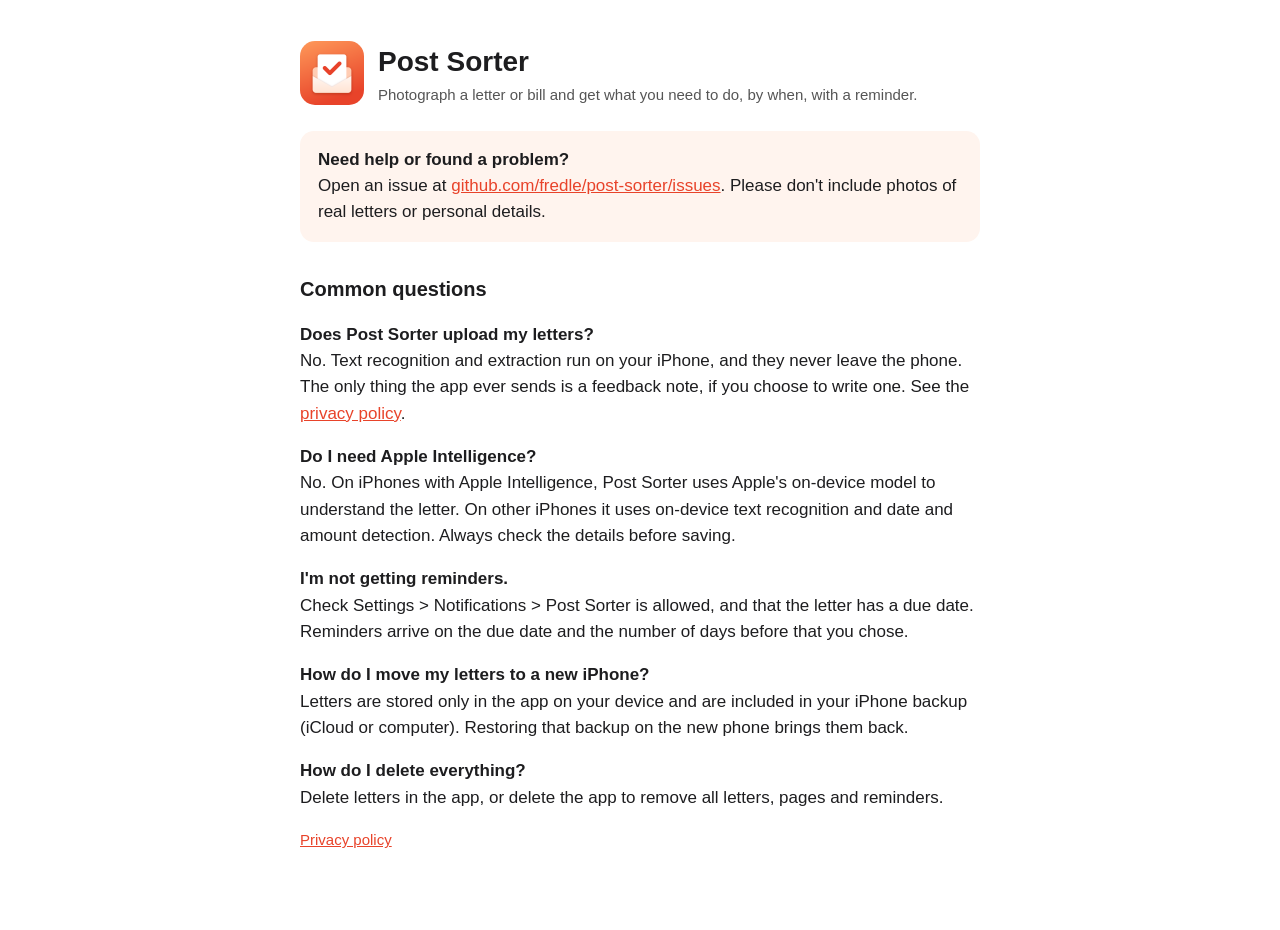
<file: docs/index.html>
<!doctype html>
<html lang="en-GB"><head><meta charset="utf-8"><meta name="viewport" content="width=device-width,initial-scale=1">
<title>Post Sorter Support</title><link rel="stylesheet" href="style.css"></head>
<body><main>
<header><img src="icon.png" alt=""><div><h1>Post Sorter</h1><div class="muted">Photograph a letter or bill and get what you need to do, by when, with a reminder.</div></div></header>

<div class="card"><strong>Need help or found a problem?</strong><br>
Open an issue at <a href="https://github.com/fredle/post-sorter/issues">github.com/fredle/post-sorter/issues</a>. Please don't include photos of real letters or personal details.</div>

<h2>Common questions</h2>
<p><strong>Does Post Sorter upload my letters?</strong><br>No. Text recognition and extraction run on your iPhone, and they never leave the phone. The only thing the app ever sends is a feedback note, if you choose to write one. See the <a href="privacy.html">privacy policy</a>.</p>
<p><strong>Do I need Apple Intelligence?</strong><br>No. On iPhones with Apple Intelligence, Post Sorter uses Apple's on-device model to understand the letter. On other iPhones it uses on-device text recognition and date and amount detection. Always check the details before saving.</p>
<p><strong>I'm not getting reminders.</strong><br>Check Settings &gt; Notifications &gt; Post Sorter is allowed, and that the letter has a due date. Reminders arrive on the due date and the number of days before that you chose.</p>
<p><strong>How do I move my letters to a new iPhone?</strong><br>Letters are stored only in the app on your device and are included in your iPhone backup (iCloud or computer). Restoring that backup on the new phone brings them back.</p>
<p><strong>How do I delete everything?</strong><br>Delete letters in the app, or delete the app to remove all letters, pages and reminders.</p>
<p class="muted"><a href="privacy.html">Privacy policy</a></p>
</main></body></html>
</file>
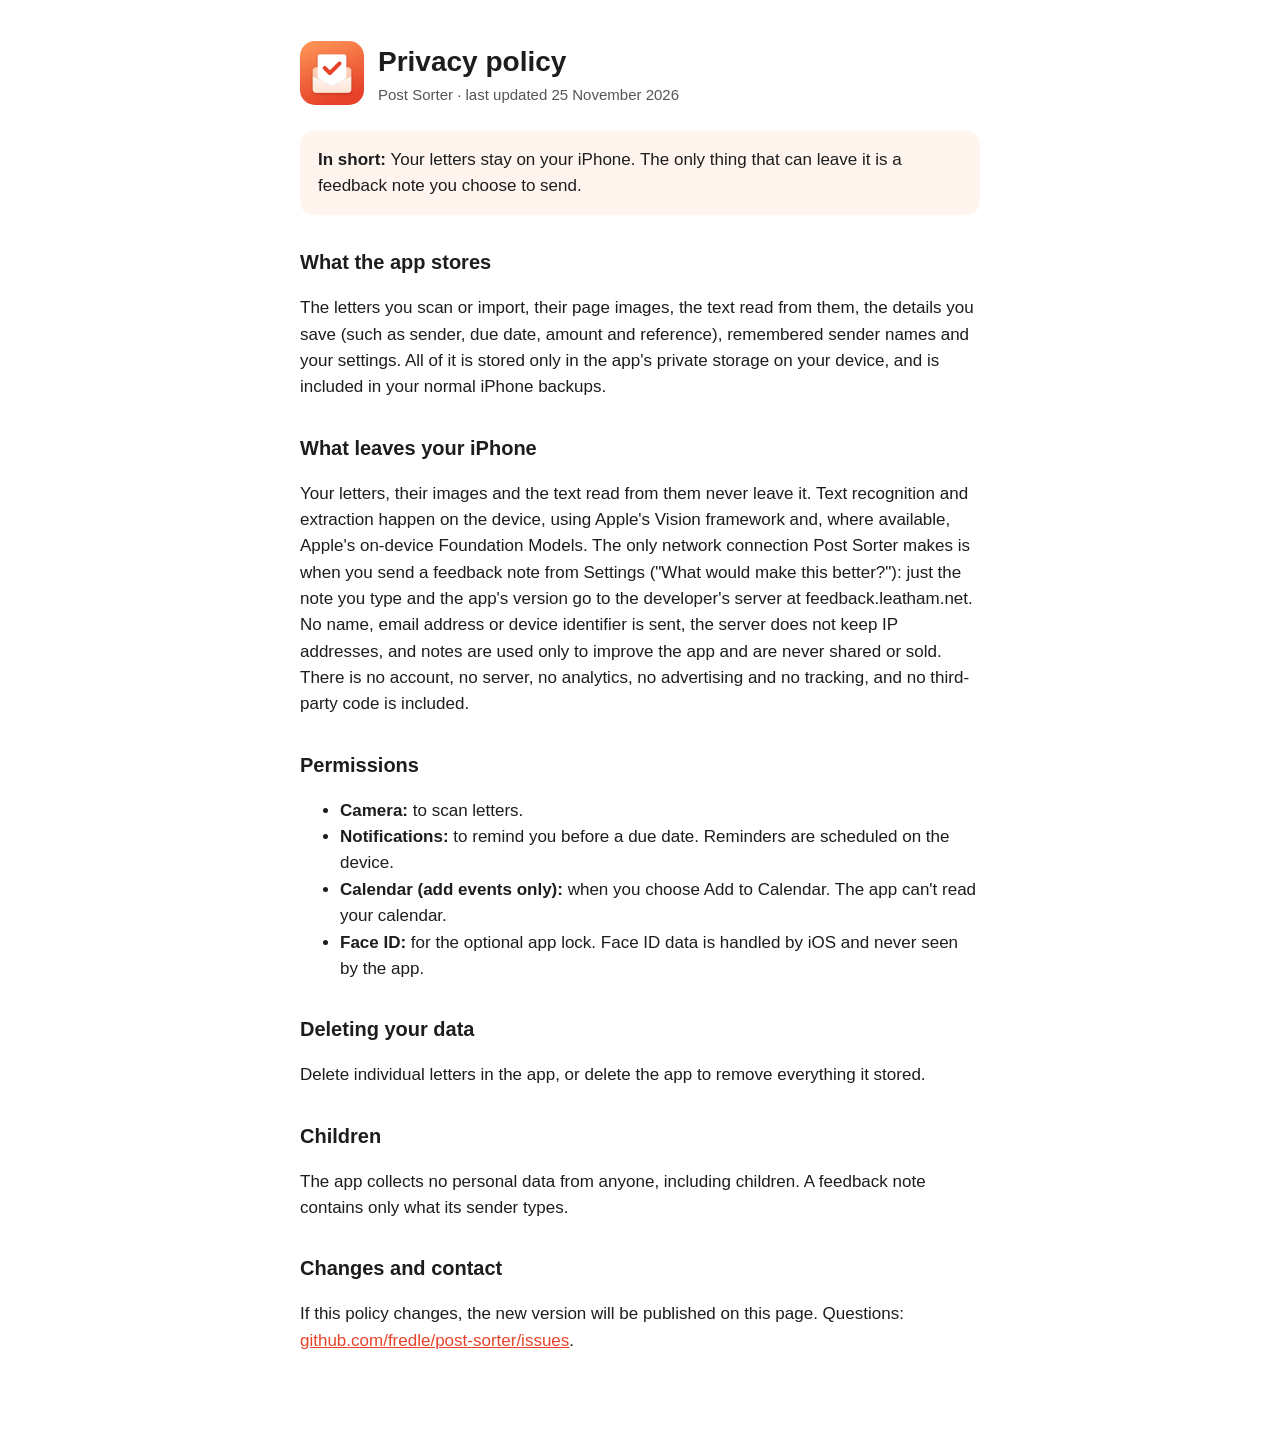
<file: docs/privacy.html>
<!doctype html>
<html lang="en-GB"><head><meta charset="utf-8"><meta name="viewport" content="width=device-width,initial-scale=1">
<title>Post Sorter Privacy</title><link rel="stylesheet" href="style.css"></head>
<body><main>
<header><img src="icon.png" alt=""><div><h1>Privacy policy</h1><div class="muted">Post Sorter · last updated 25 November 2026</div></div></header>

<div class="card"><strong>In short:</strong> Your letters stay on your iPhone. The only thing that can leave it is a feedback note you choose to send.</div>

<h2>What the app stores</h2>
<p>The letters you scan or import, their page images, the text read from them, the details you save (such as sender, due date, amount and reference), remembered sender names and your settings. All of it is stored only in the app's private storage on your device, and is included in your normal iPhone backups.</p>

<h2>What leaves your iPhone</h2>
<p>Your letters, their images and the text read from them never leave it. Text recognition and extraction happen on the device, using Apple's Vision framework and, where available, Apple's on-device Foundation Models. The only network connection Post Sorter makes is when you send a feedback note from Settings ("What would make this better?"): just the note you type and the app's version go to the developer's server at feedback.leatham.net. No name, email address or device identifier is sent, the server does not keep IP addresses, and notes are used only to improve the app and are never shared or sold. There is no account, no server, no analytics, no advertising and no tracking, and no third-party code is included.</p>

<h2>Permissions</h2>
<ul>
<li><strong>Camera:</strong> to scan letters.</li>
<li><strong>Notifications:</strong> to remind you before a due date. Reminders are scheduled on the device.</li>
<li><strong>Calendar (add events only):</strong> when you choose Add to Calendar. The app can't read your calendar.</li>
<li><strong>Face ID:</strong> for the optional app lock. Face ID data is handled by iOS and never seen by the app.</li>
</ul>

<h2>Deleting your data</h2>
<p>Delete individual letters in the app, or delete the app to remove everything it stored.</p>

<h2>Children</h2>
<p>The app collects no personal data from anyone, including children. A feedback note contains only what its sender types.</p>

<h2>Changes and contact</h2>
<p>If this policy changes, the new version will be published on this page. Questions: <a href="https://github.com/fredle/post-sorter/issues">github.com/fredle/post-sorter/issues</a>.</p>
</main></body></html>
</file>
<file: docs/style.css>
:root{--bg:#fff;--fg:#1d1d1f;--muted:#555;--accent:#e8432a;--card:#fff4ee}
@media (prefers-color-scheme:dark){:root{--bg:#121212;--fg:#f2f2f2;--muted:#aaa;--card:#2a1d18}}
body{margin:0;background:var(--bg);color:var(--fg);font:17px/1.55 -apple-system,BlinkMacSystemFont,"Segoe UI",Roboto,sans-serif}
main{max-width:680px;margin:0 auto;padding:40px 16px 64px}
header{display:flex;align-items:center;gap:14px;margin-bottom:24px}
header img{width:64px;height:64px;border-radius:15px}
h1{font-size:28px;margin:0}h2{font-size:20px;margin-top:32px}
a{color:var(--accent)}p,li{color:var(--fg)}.muted{color:var(--muted);font-size:15px}
.card{background:var(--card);border-radius:14px;padding:16px 18px;margin:16px 0}
</file>
